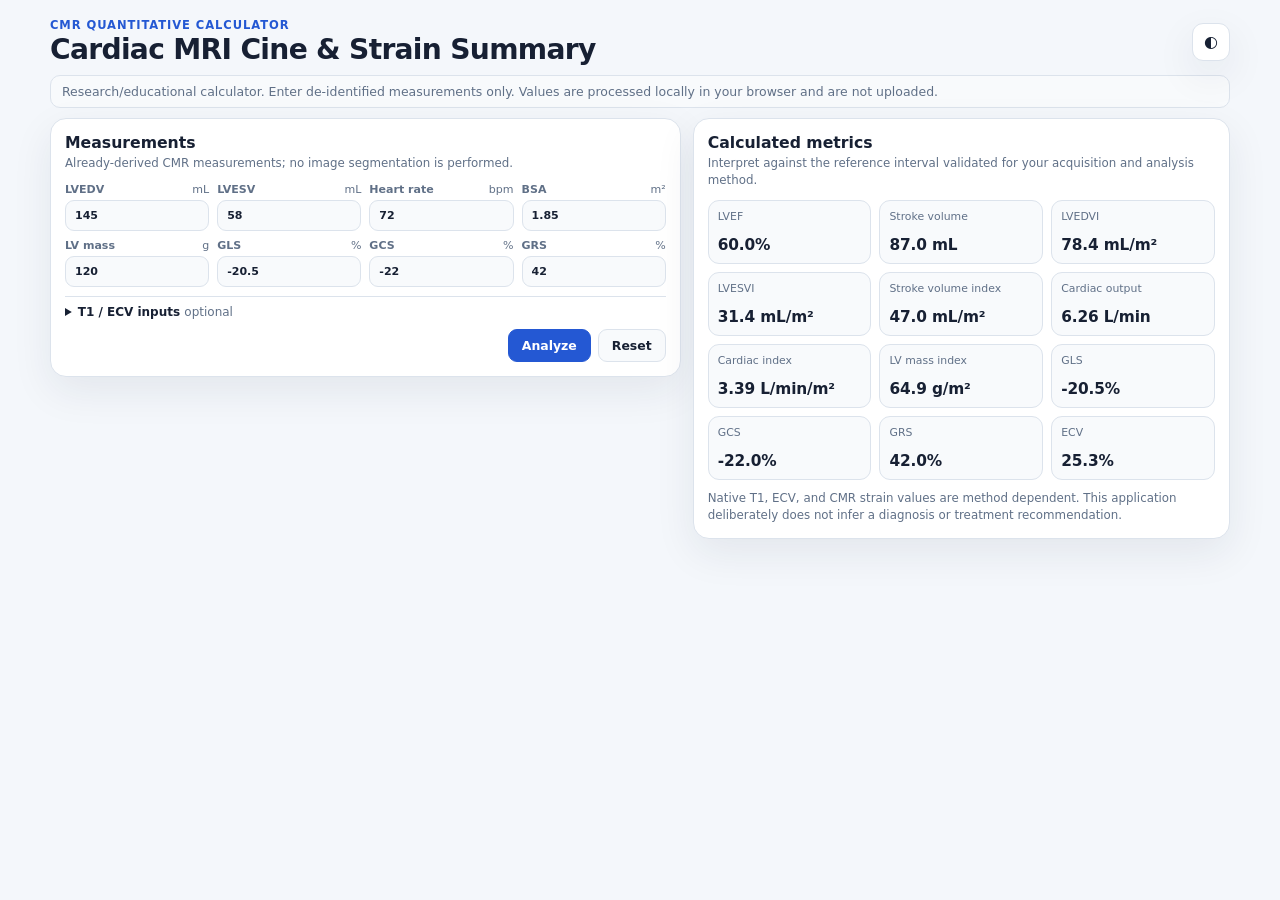
<file: docs/index.html>
<!doctype html>
<html lang="en">
<head>
  <meta charset="utf-8">
  <meta name="viewport" content="width=device-width, initial-scale=1">
  <meta name="color-scheme" content="light dark">
  <meta http-equiv="Content-Security-Policy" content="default-src 'self'; script-src 'self'; style-src 'self'; img-src 'self' data:; connect-src 'none'; object-src 'none'; base-uri 'none'; form-action 'self'">
  <title>Cardiac MRI Quantitative Calculator</title>
  <link rel="stylesheet" href="styles.css">
</head>
<body>
  <main class="shell">
    <header class="topbar">
      <div>
        <p class="eyebrow">CMR quantitative calculator</p>
        <h1>Cardiac MRI Cine & Strain Summary</h1>
      </div>
      <button id="theme-toggle" class="icon-button" type="button" aria-label="Toggle dark mode" aria-pressed="false">◐</button>
    </header>

    <div class="notice" role="note">Research/educational calculator. Enter de-identified measurements only. Values are processed locally in your browser and are not uploaded.</div>

    <section class="workspace">
      <form id="cmr-form" class="panel inputs">
        <div class="panel-heading">
          <div><h2>Measurements</h2><p>Already-derived CMR measurements; no image segmentation is performed.</p></div>
        </div>
        <div class="field-grid">
          <label>LVEDV <span>mL</span><input name="edv" type="number" step="any" value="145" required></label>
          <label>LVESV <span>mL</span><input name="esv" type="number" step="any" value="58" required></label>
          <label>Heart rate <span>bpm</span><input name="hr" type="number" step="any" value="72" required></label>
          <label>BSA <span>m²</span><input name="bsa" type="number" step="any" value="1.85" required></label>
          <label>LV mass <span>g</span><input name="mass" type="number" step="any" value="120" required></label>
          <label>GLS <span>%</span><input name="gls" type="number" step="any" value="-20.5" required></label>
          <label>GCS <span>%</span><input name="gcs" type="number" step="any" value="-22" required></label>
          <label>GRS <span>%</span><input name="grs" type="number" step="any" value="42" required></label>
        </div>
        <details>
          <summary>T1 / ECV inputs <span>optional</span></summary>
          <div class="field-grid compact">
            <label>Native myocardial T1 <span>ms</span><input name="nativeT1" type="number" step="any" value="1005"></label>
            <label>Post myocardial T1 <span>ms</span><input name="postMyoT1" type="number" step="any" value="480"></label>
            <label>Pre blood T1 <span>ms</span><input name="preBloodT1" type="number" step="any" value="1580"></label>
            <label>Post blood T1 <span>ms</span><input name="postBloodT1" type="number" step="any" value="320"></label>
            <label>Hematocrit <span>%</span><input name="hct" type="number" step="any" value="42"></label>
          </div>
        </details>
        <div id="error" class="error" role="alert" hidden></div>
        <div class="actions"><button class="primary" type="submit">Analyze</button><button id="reset" type="button">Reset</button></div>
      </form>

      <section class="panel results" aria-live="polite">
        <div class="panel-heading"><div><h2>Calculated metrics</h2><p>Interpret against the reference interval validated for your acquisition and analysis method.</p></div></div>
        <div class="metrics">
          <article><span>LVEF</span><strong data-result="lvef">—</strong></article>
          <article><span>Stroke volume</span><strong data-result="sv">—</strong></article>
          <article><span>LVEDVI</span><strong data-result="edvi">—</strong></article>
          <article><span>LVESVI</span><strong data-result="esvi">—</strong></article>
          <article><span>Stroke volume index</span><strong data-result="svi">—</strong></article>
          <article><span>Cardiac output</span><strong data-result="co">—</strong></article>
          <article><span>Cardiac index</span><strong data-result="ci">—</strong></article>
          <article><span>LV mass index</span><strong data-result="lvmi">—</strong></article>
          <article><span>GLS</span><strong data-result="gls">—</strong></article>
          <article><span>GCS</span><strong data-result="gcs">—</strong></article>
          <article><span>GRS</span><strong data-result="grs">—</strong></article>
          <article><span>ECV</span><strong data-result="ecv">—</strong></article>
        </div>
        <p class="footnote">Native T1, ECV, and CMR strain values are method dependent. This application deliberately does not infer a diagnosis or treatment recommendation.</p>
      </section>
    </section>
  </main>
  <script type="module" src="app.js"></script>
</body>
</html>
</file>
<file: docs/styles.css>
:root {
  color-scheme: light;
  --bg: #f4f7fb;
  --panel: #ffffff;
  --panel-2: #f8fafc;
  --text: #172033;
  --muted: #607087;
  --line: #dce3ec;
  --accent: #2458d3;
  --accent-strong: #1847bb;
  --danger: #b42318;
  --shadow: 0 14px 40px rgba(21, 34, 58, .08);
}
:root[data-theme="dark"] {
  color-scheme: dark;
  --bg: #0f1520;
  --panel: #171f2d;
  --panel-2: #111927;
  --text: #eef3fb;
  --muted: #9bacbf;
  --line: #2a374a;
  --accent: #7da2ff;
  --accent-strong: #9bb7ff;
  --danger: #ff8a80;
  --shadow: 0 18px 50px rgba(0, 0, 0, .22);
}
* { box-sizing: border-box; }
html, body { margin: 0; min-height: 100%; background: var(--bg); color: var(--text); font-family: Inter, ui-sans-serif, system-ui, -apple-system, BlinkMacSystemFont, "Segoe UI", sans-serif; }
body { min-height: 100svh; }
button, input { font: inherit; }
button { cursor: pointer; }
.shell { width: min(1180px, calc(100% - 28px)); margin: 0 auto; padding: 18px 0; }
.topbar { display: flex; align-items: center; justify-content: space-between; gap: 16px; margin-bottom: 10px; }
.eyebrow { margin: 0 0 3px; color: var(--accent); font-size: .72rem; font-weight: 750; letter-spacing: .08em; text-transform: uppercase; }
h1 { margin: 0; font-size: clamp(1.35rem, 2.2vw, 2rem); line-height: 1.08; letter-spacing: -.025em; }
.icon-button { width: 38px; height: 38px; border: 1px solid var(--line); background: var(--panel); color: var(--text); border-radius: 11px; box-shadow: var(--shadow); }
.notice { padding: 8px 11px; margin-bottom: 10px; border: 1px solid var(--line); border-radius: 10px; background: var(--panel-2); color: var(--muted); font-size: .78rem; }
.workspace { display: grid; grid-template-columns: minmax(0, 1.08fr) minmax(360px, .92fr); gap: 12px; align-items: start; }
.panel { background: var(--panel); border: 1px solid var(--line); border-radius: 16px; box-shadow: var(--shadow); padding: 14px; }
.panel-heading { display: flex; align-items: flex-start; justify-content: space-between; gap: 12px; margin-bottom: 11px; }
h2 { margin: 0 0 3px; font-size: .98rem; }
.panel-heading p, .footnote { margin: 0; color: var(--muted); font-size: .74rem; line-height: 1.42; }
.field-grid { display: grid; grid-template-columns: repeat(4, minmax(0, 1fr)); gap: 8px; }
.field-grid.compact { grid-template-columns: repeat(5, minmax(0, 1fr)); margin-top: 9px; }
label { display: grid; grid-template-columns: 1fr auto; gap: 4px 6px; color: var(--muted); font-size: .69rem; font-weight: 650; }
label span { font-weight: 500; }
input { grid-column: 1 / -1; width: 100%; min-width: 0; border: 1px solid var(--line); border-radius: 9px; background: var(--panel-2); color: var(--text); padding: 8px 9px; outline: none; }
input:focus { border-color: var(--accent); box-shadow: 0 0 0 3px color-mix(in srgb, var(--accent) 18%, transparent); }
details { margin-top: 9px; border-top: 1px solid var(--line); padding-top: 8px; }
summary { color: var(--text); font-size: .75rem; font-weight: 700; cursor: pointer; }
summary span { color: var(--muted); font-weight: 500; }
.actions { display: flex; gap: 7px; justify-content: flex-end; margin-top: 10px; }
.actions button { border: 1px solid var(--line); background: var(--panel-2); color: var(--text); border-radius: 9px; padding: 8px 13px; font-weight: 700; font-size: .78rem; }
.actions .primary { background: var(--accent); color: #fff; border-color: var(--accent); }
.actions .primary:hover { background: var(--accent-strong); }
.error { margin-top: 8px; padding: 8px 10px; border-radius: 9px; background: color-mix(in srgb, var(--danger) 10%, transparent); color: var(--danger); font-size: .75rem; }
.metrics { display: grid; grid-template-columns: repeat(3, minmax(0, 1fr)); gap: 8px; }
.metrics article { min-height: 64px; border: 1px solid var(--line); border-radius: 11px; background: var(--panel-2); padding: 9px; display: flex; flex-direction: column; justify-content: space-between; }
.metrics span { color: var(--muted); font-size: .68rem; }
.metrics strong { font-size: .96rem; letter-spacing: -.01em; }
.footnote { margin-top: 10px; }
@media (min-width: 900px) and (min-height: 700px) { body { overflow: hidden; } }
@media (max-width: 900px) { .workspace { grid-template-columns: 1fr; } .field-grid { grid-template-columns: repeat(2, 1fr); } .field-grid.compact { grid-template-columns: repeat(2, 1fr); } }
@media (max-width: 520px) { .shell { width: min(100% - 18px, 1180px); padding: 10px 0 16px; } .notice { font-size: .72rem; } .panel { padding: 11px; border-radius: 13px; } .metrics { grid-template-columns: repeat(2, minmax(0, 1fr)); } }
@media (prefers-reduced-motion: reduce) { *, *::before, *::after { scroll-behavior: auto !important; transition: none !important; } }
</file>
